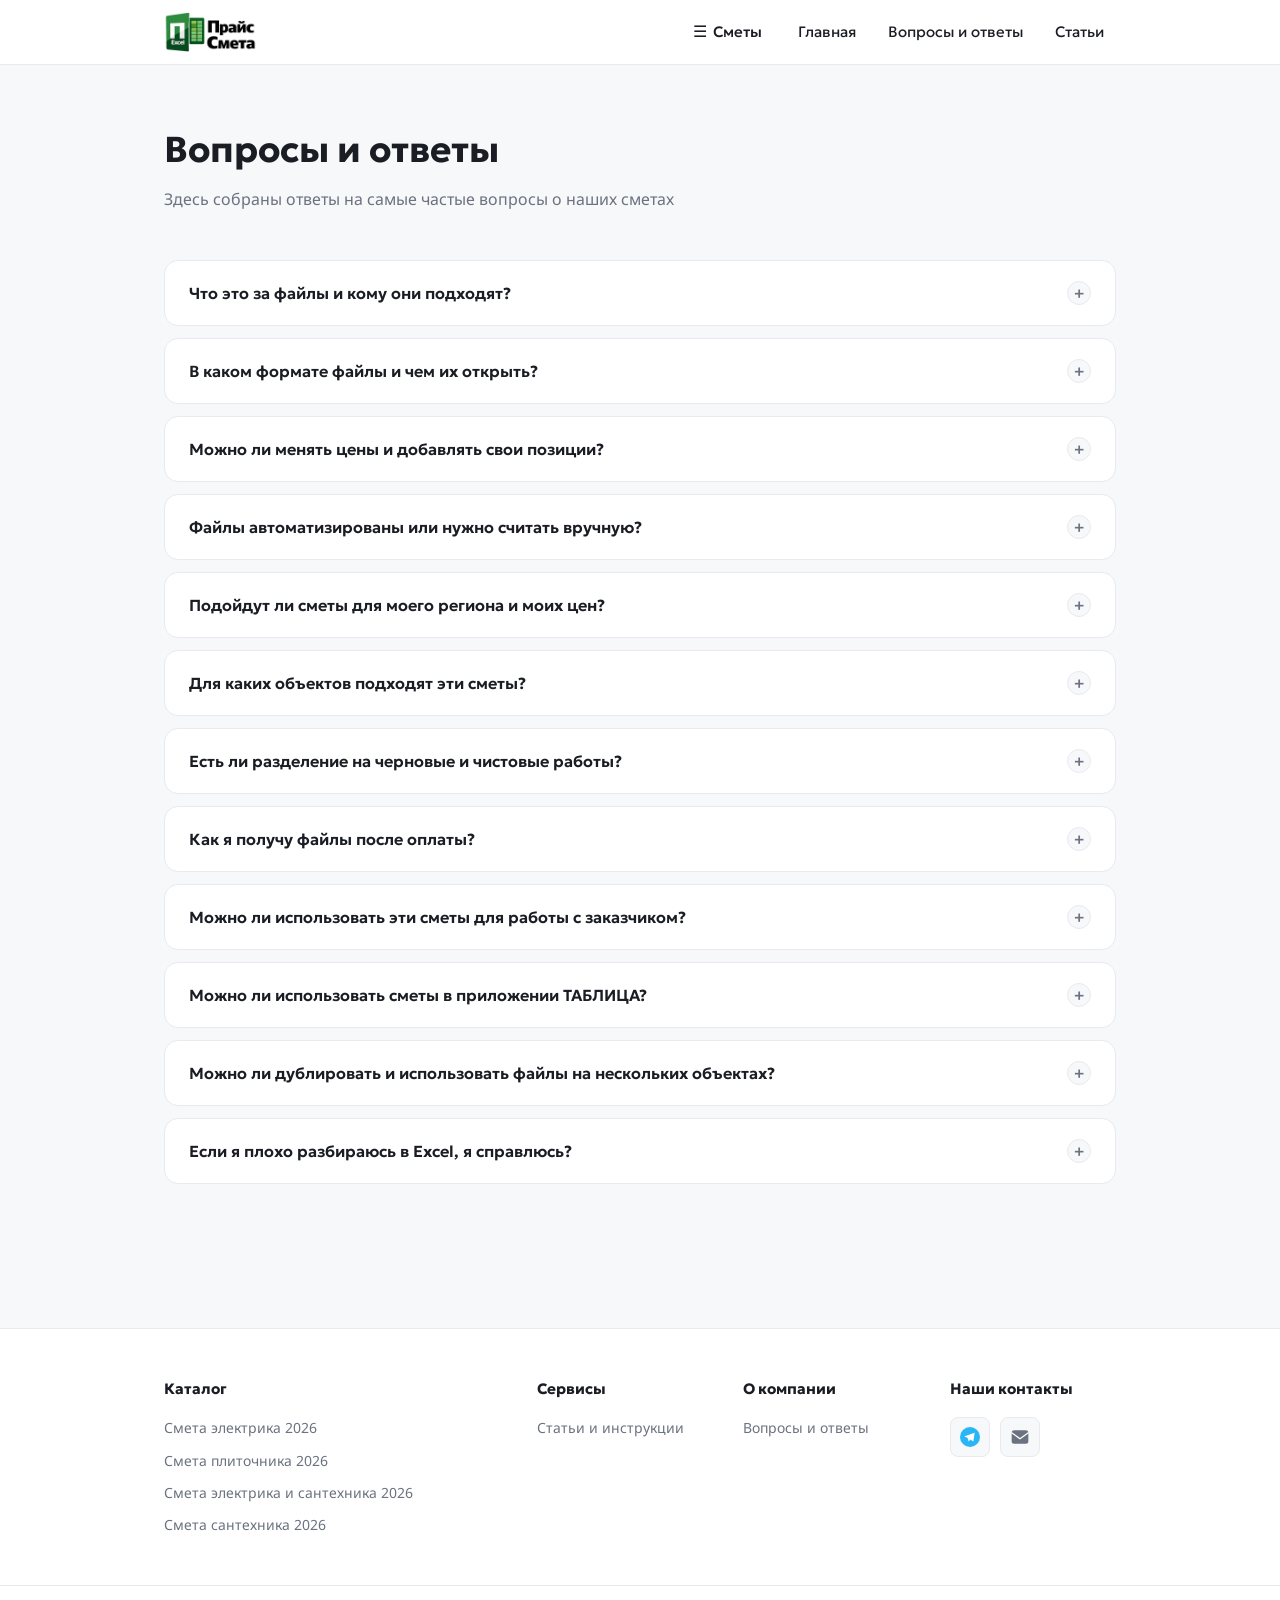
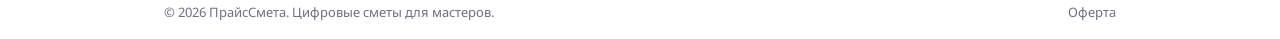
<file: faq/index.html>
<!DOCTYPE html>
<html lang="ru">
<head>
	<meta charset="UTF-8">
	<meta name="viewport" content="width=device-width, initial-scale=1.0">
	<title>Вопросы и ответы — ПрайсСмета</title>
	<meta name="description" content="Вопросы и ответы о готовых сметах и прайс-листах в Excel от ПрайсСмета. Как работают файлы, как получить доступ, можно ли редактировать.">
	<meta name="keywords" content="вопросы и ответы, смета excel, прайс лист мастера, faq, частые вопросы">
	<meta name="author" content="ПрайсСмета">
	<meta name="robots" content="index, follow">
	<!-- OG -->
	<meta property="og:title" content="Вопросы и ответы — ПрайсСмета">
	<meta property="og:description" content="Ответы на частые вопросы о готовых сметах и прайс-листах в Excel для мастеров и строительных компаний.">
	<meta property="og:type" content="website">
	<meta property="og:url" content="https://прайслистмастера.рф/faq">
	<!-- Fonts -->
	<link rel="preconnect" href="https://fonts.googleapis.com">
	<link rel="preconnect" href="https://fonts.gstatic.com" crossorigin>
	<link href="https://fonts.googleapis.com/css2?family=Geologica:wght@300;400;500;600;700;800&family=Noto+Sans:wght@400;500&display=swap" rel="stylesheet">
	<!-- Styles -->
	<link rel="stylesheet" href="/source/css/main.css">
</head>
<body>

	<!-- ===== HEADER ===== -->
	<header class="header">
		<div class="container header__inner">

			<!-- logo -->
			<a href="/" class="header__logo">
				<img src="/logo.png" alt="ПрайсСмета" width="auto" height="40">
			</a>

			<!-- nav -->
			<nav class="header__nav">
				<a href="/shop" class="header__nav-btn">
					<span class="header__nav-btn-icon">☰</span>
					Сметы
				</a>
				<a href="/" class="header__nav-link">Главная</a>
				<a href="/faq" class="header__nav-link">Вопросы и ответы</a>
				<a href="/articles" class="header__nav-link">Статьи</a>
			</nav>

		</div>
	</header>

	<!-- ===== FAQ ===== -->
	<main class="faq">
		<div class="container faq__inner">

			<h1 class="faq__title">Вопросы и ответы</h1>
			<p class="faq__sub">Здесь собраны ответы на самые частые вопросы о наших сметах</p>

			<div class="faq__list">

				<div class="faq__item">
					<button class="faq__question">
						Что это за файлы и кому они подходят?
						<span class="faq__icon">+</span>
					</button>
					<div class="faq__answer">
						<div class="faq__answer-inner">
							Это готовые сметы и прайс‑листы в формате Excel для мастеров, бригад и строительных компаний. Они подходят электрикам, сантехникам, плиточникам, отделочникам и тем, кто занимается комплексным ремонтом квартир, домов и небольших объектов.
						</div>
					</div>
				</div>

				<div class="faq__item">
					<button class="faq__question">
						В каком формате файлы и чем их открыть?
						<span class="faq__icon">+</span>
					</button>
					<div class="faq__answer">
						<div class="faq__answer-inner">
							Все сметы сделаны в формате Excel (XLSX), их можно открыть в Microsoft Excel, LibreOffice и других совместимых программах. Также файлы можно редактировать в браузере и сохранять в PDF для отправки заказчику.
						</div>
					</div>
				</div>

				<div class="faq__item">
					<button class="faq__question">
						Можно ли менять цены и добавлять свои позиции?
						<span class="faq__icon">+</span>
					</button>
					<div class="faq__answer">
						<div class="faq__answer-inner">
							Да, в файлах полностью доступны для редактирования и цены, и позиции, и названия разделов. Ты можешь подстроить смету под свой регион, прайс компании и специфику работ.
						</div>
					</div>
				</div>

				<div class="faq__item">
					<button class="faq__question">
						Файлы автоматизированы или нужно считать вручную?
						<span class="faq__icon">+</span>
					</button>
					<div class="faq__answer">
						<div class="faq__answer-inner">
							Сметы автоматизированы: во всех основных разделах уже настроены формулы. Ты просто вводишь объёмы работ (метры, штуки), а таблица сама считает стоимость по позиции, разделу и общую сумму.
						</div>
					</div>
				</div>

				<div class="faq__item">
					<button class="faq__question">
						Подойдут ли сметы для моего региона и моих цен?
						<span class="faq__icon">+</span>
					</button>
					<div class="faq__answer">
						<div class="faq__answer-inner">
							Базовые цены в файлах — ориентировочные, их можно и нужно адаптировать под свой рынок. Ты можешь за несколько минут подставить свои расценки и использовать файл как личный прайс‑лист и инструмент для расчёта смет.
						</div>
					</div>
				</div>

				<div class="faq__item">
					<button class="faq__question">
						Для каких объектов подходят эти сметы?
						<span class="faq__icon">+</span>
					</button>
					<div class="faq__answer">
						<div class="faq__answer-inner">
							Сметы подходят для ремонта квартир, частных домов, таунхаусов и небольших коммерческих помещений. Их удобно использовать и для частных заказов, и для ведения нескольких объектов одновременно.
						</div>
					</div>
				</div>

				<div class="faq__item">
					<button class="faq__question">
						Есть ли разделение на черновые и чистовые работы?
						<span class="faq__icon">+</span>
					</button>
					<div class="faq__answer">
						<div class="faq__answer-inner">
							Да, в сметах по электрике, сантехнике разделы вынесены отдельными листами. Отдельно считаются черновые работы (монтаж, штробление, прокладка) и чистовые (установка оборудования, приборов, финишные элементы).
						</div>
					</div>
				</div>

				<div class="faq__item">
					<button class="faq__question">
						Как я получу файлы после оплаты?
						<span class="faq__icon">+</span>
					</button>
					<div class="faq__answer">
						<div class="faq__answer-inner">
							После оплаты на сайте ты получишь ссылку для скачивания файлов на указанный при оформлении e‑mail и на сайте после открытия доступа. Обычно доступ предоставляется сразу, и файлы можно скачать и сохранить на свой компьютер или в облако.
						</div>
					</div>
				</div>

				<div class="faq__item">
					<button class="faq__question">
						Можно ли использовать эти сметы для работы с заказчиком?
						<span class="faq__icon">+</span>
					</button>
					<div class="faq__answer">
						<div class="faq__answer-inner">
							Да, сметы изначально сделаны так, чтобы их можно было показывать клиенту как коммерческое предложение. Ты можешь распечатать файл или сохранить его в PDF и отправить заказчику красиво оформленный расчёт стоимости работ.
						</div>
					</div>
				</div>

				<div class="faq__item">
					<button class="faq__question">
						Можно ли использовать сметы в приложении ТАБЛИЦА?
						<span class="faq__icon">+</span>
					</button>
					<div class="faq__answer">
						<div class="faq__answer-inner">
							Для всех разделов есть файл для приложения «Таблица». Это позволяет вести учёт и расчёты прямо с телефона или планшета, без ноутбука на объекте.
						</div>
					</div>
				</div>

				<div class="faq__item">
					<button class="faq__question">
						Можно ли дублировать и использовать файлы на нескольких объектах?
						<span class="faq__icon">+</span>
					</button>
					<div class="faq__answer">
						<div class="faq__answer-inner">
							Да, сметы можно копировать и использовать на любом количестве объектов. Обычно мастера делают копию файла под каждый объект и ведут по нему расчёты и историю изменений.
						</div>
					</div>
				</div>

				<div class="faq__item">
					<button class="faq__question">
						Если я плохо разбираюсь в Excel, я справлюсь?
						<span class="faq__icon">+</span>
					</button>
					<div class="faq__answer">
						<div class="faq__answer-inner">
							Файлы сделаны максимально простыми: основные поля для ввода — это объёмы работ и, при необходимости, цены. Формулы уже настроены, поэтому тебе не нужно углубляться в Excel — достаточно внести свои данные.
						</div>
					</div>
				</div>

			</div>
		</div>
	</main>

	<!-- ===== FOOTER ===== -->
	<footer class="footer">
		<div class="container footer__inner">

			<div class="footer__col">
				<h3 class="footer__col-title">Каталог</h3>
				<nav class="footer__nav">
					<a href="/shop/elektrika" class="footer__link">Смета электрика 2026</a>
					<a href="/shop/plytochnyk" class="footer__link">Смета плиточника 2026</a>
					<a href="/shop/santekhnika_elektrika" class="footer__link">Смета электрика и сантехника 2026</a>
					<a href="/shop/santekhnika" class="footer__link">Смета сантехника 2026</a>
				</nav>
			</div>

			<div class="footer__col">
				<h3 class="footer__col-title">Сервисы</h3>
				<nav class="footer__nav">
					<a href="/articles" class="footer__link">Статьи и инструкции</a>
				</nav>
			</div>

			<div class="footer__col">
				<h3 class="footer__col-title">О компании</h3>
				<nav class="footer__nav">
					<a href="/faq" class="footer__link">Вопросы и ответы</a>
				</nav>
			</div>

			<div class="footer__col">
				<h3 class="footer__col-title">Наши контакты</h3>
				<div class="footer__contacts">
					<a href="https://t.me/montag_system" target="_blank" rel="noopener" class="footer__contact-btn" aria-label="Telegram">
						<svg width="20" height="20" viewBox="0 0 24 24" fill="none">
							<circle cx="12" cy="12" r="12" fill="#29B6F6"/>
							<path d="M17.5 7L5 11.5l4 1.5 1.5 4.5 2-2.5 3.5 2.5 1.5-10z" fill="white"/>
						</svg>
					</a>
					<a href="mailto:alexei.electric@yandex.ru" class="footer__contact-btn" aria-label="Email">
						<svg width="20" height="20" viewBox="0 0 24 24" fill="none">
							<rect x="2" y="4" width="20" height="16" rx="3" fill="#6B7280"/>
							<path d="M2 7l10 7 10-7" stroke="white" stroke-width="1.5" stroke-linecap="round"/>
						</svg>
					</a>
				</div>
			</div>

		</div>

		<div class="footer__bottom">
			<div class="container footer__bottom-inner">
				<span>© 2026 ПрайсСмета. Цифровые сметы для мастеров.</span>
				<nav class="footer__bottom-nav">
					<a href="/oferta" class="footer__bottom-link">Оферта</a>
				</nav>
			</div>
		</div>

	</footer>

	<script>
		// аккордеон
		document.querySelectorAll('.faq__question').forEach(btn => {
			btn.addEventListener('click', () => {
				const item = btn.closest('.faq__item');
				const isOpen = item.classList.contains('is-open');

				// закрываем все
				document.querySelectorAll('.faq__item').forEach(i => i.classList.remove('is-open'));

				// открываем если был закрыт
				if (!isOpen) item.classList.add('is-open');
			});
		});
	</script>

</body>
</html>
</file>
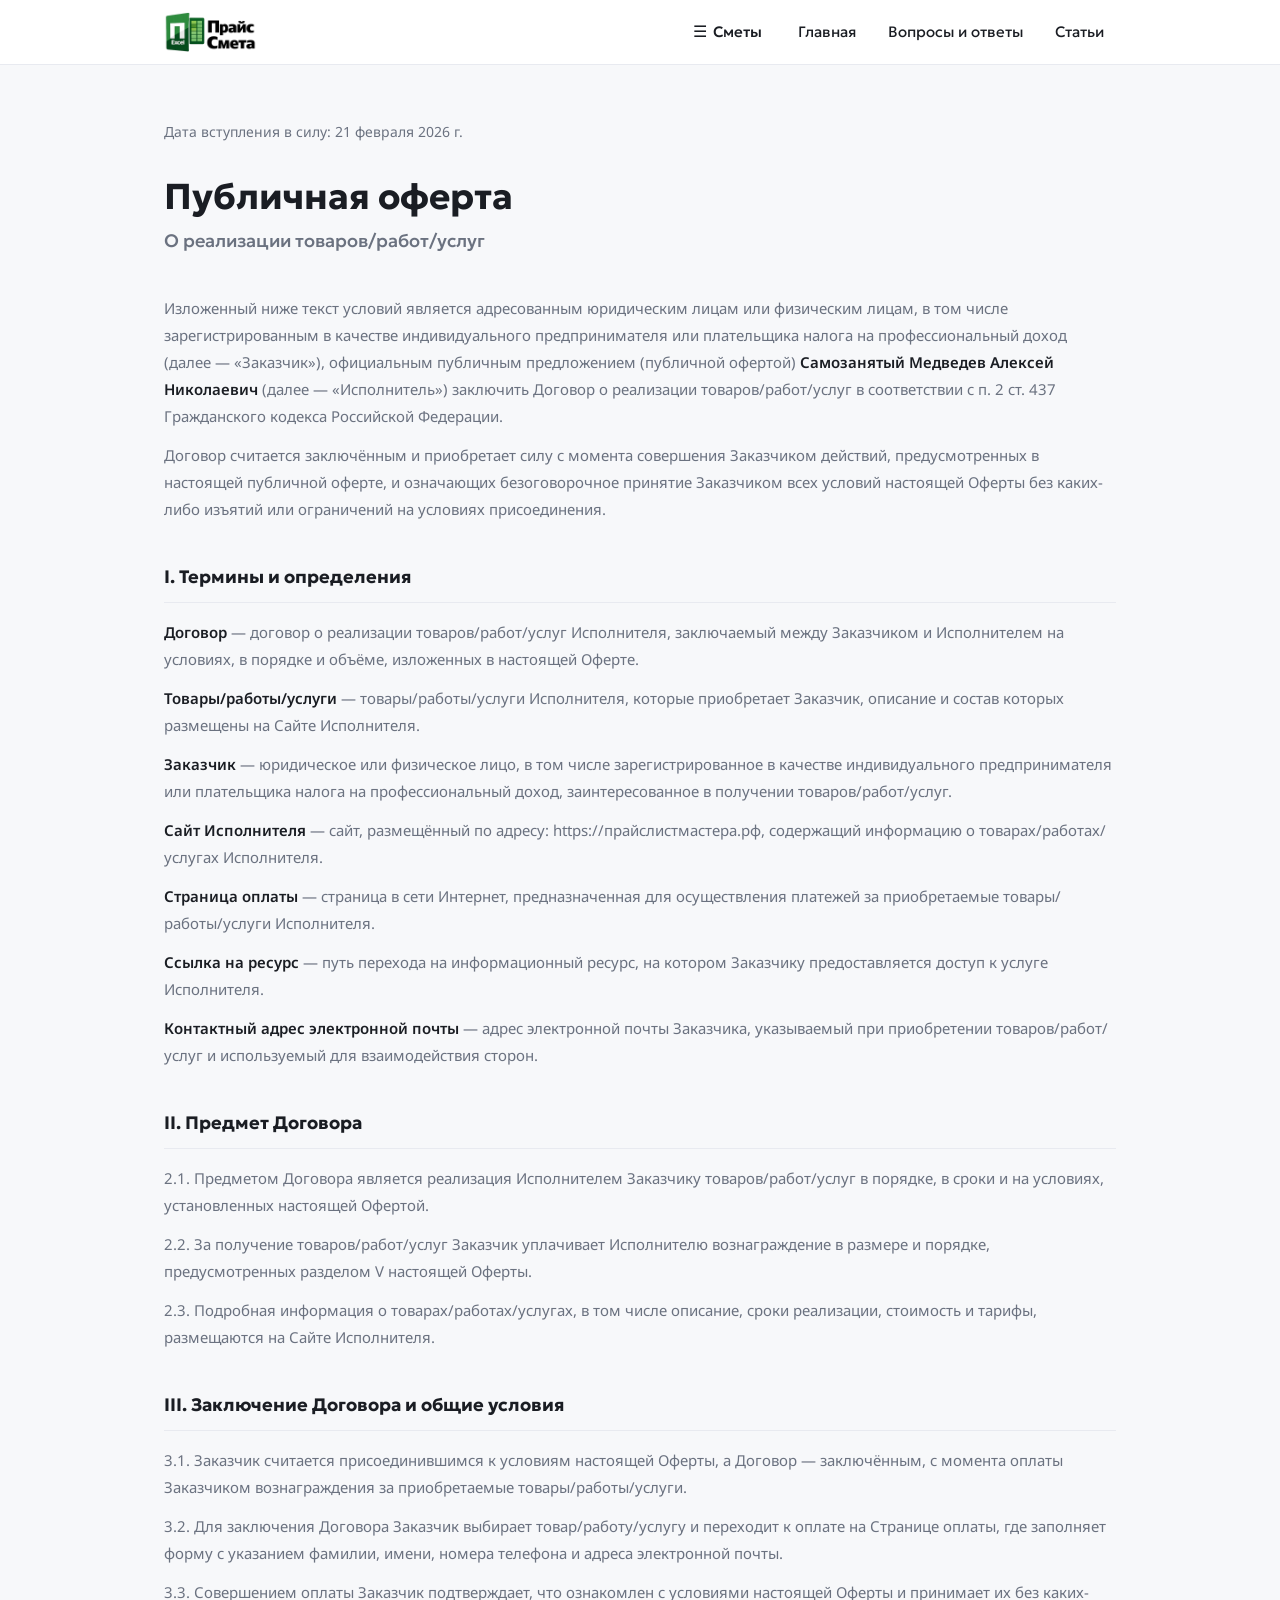
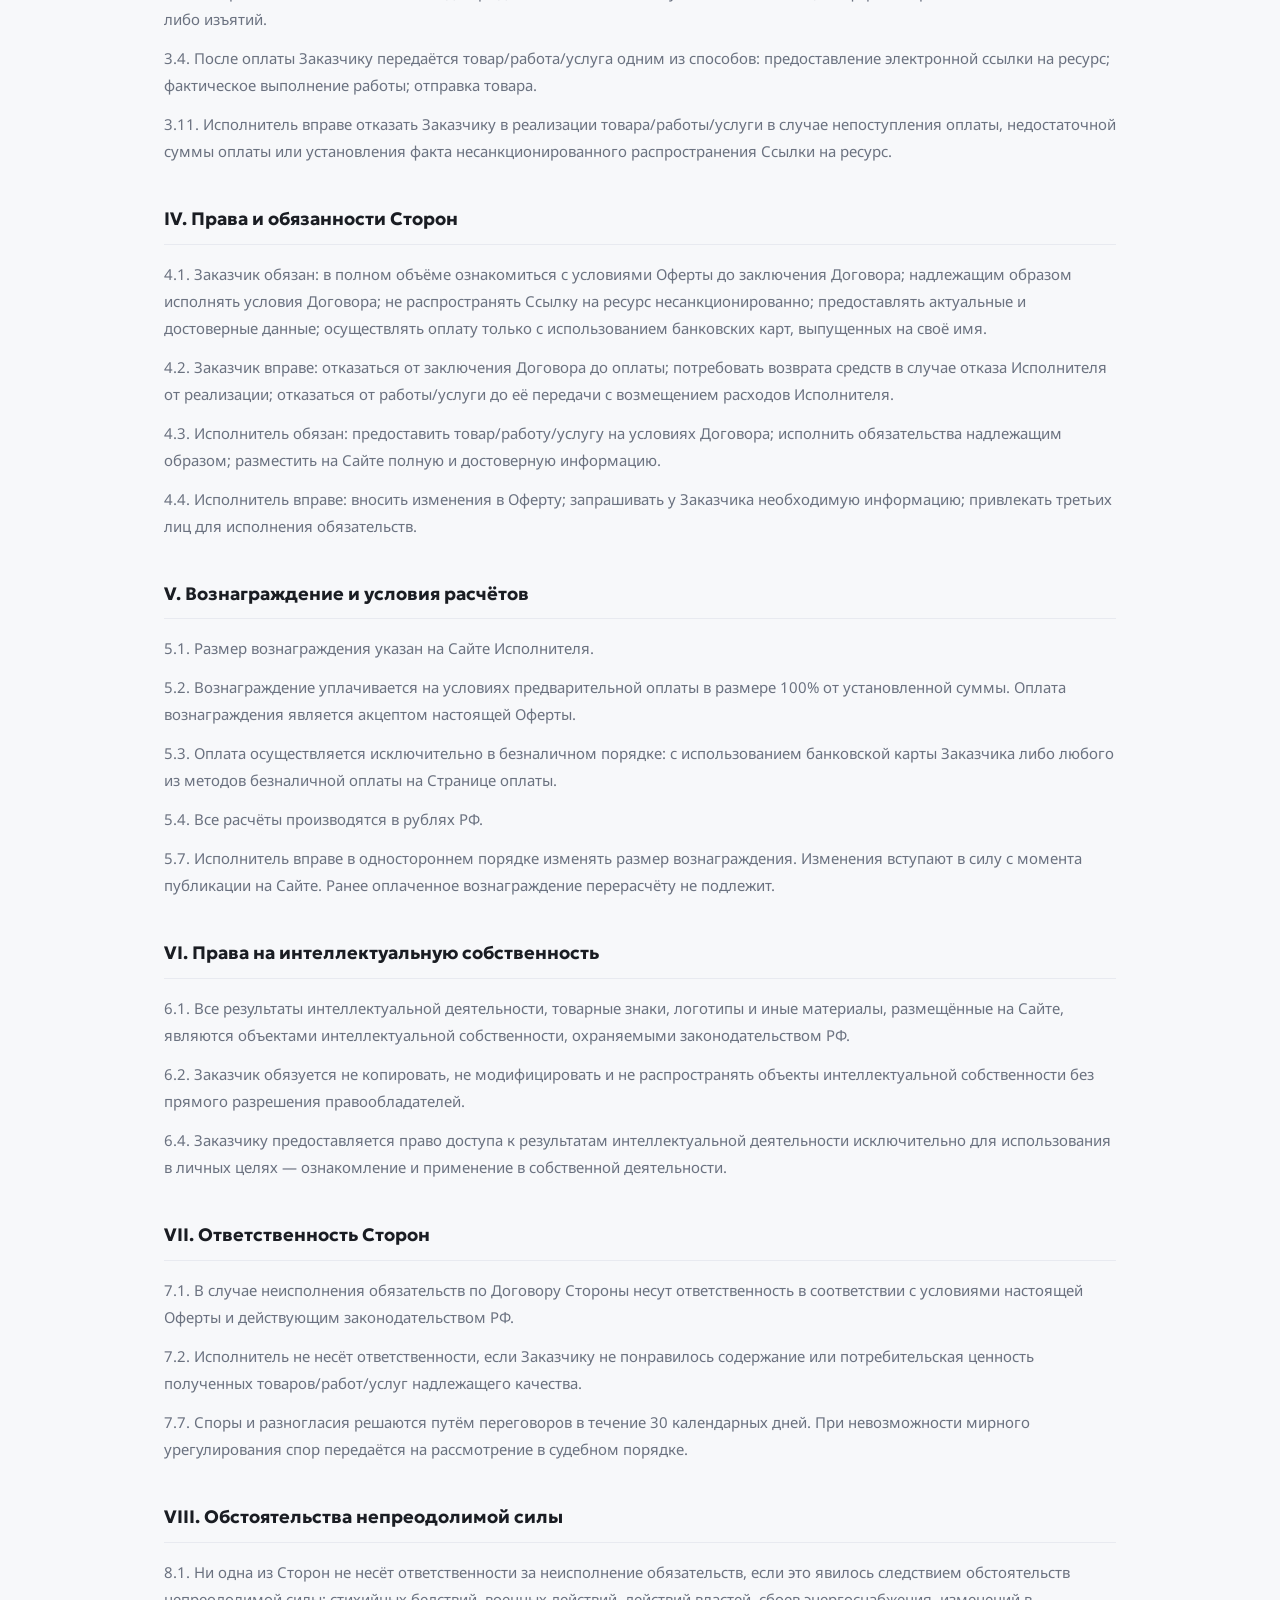
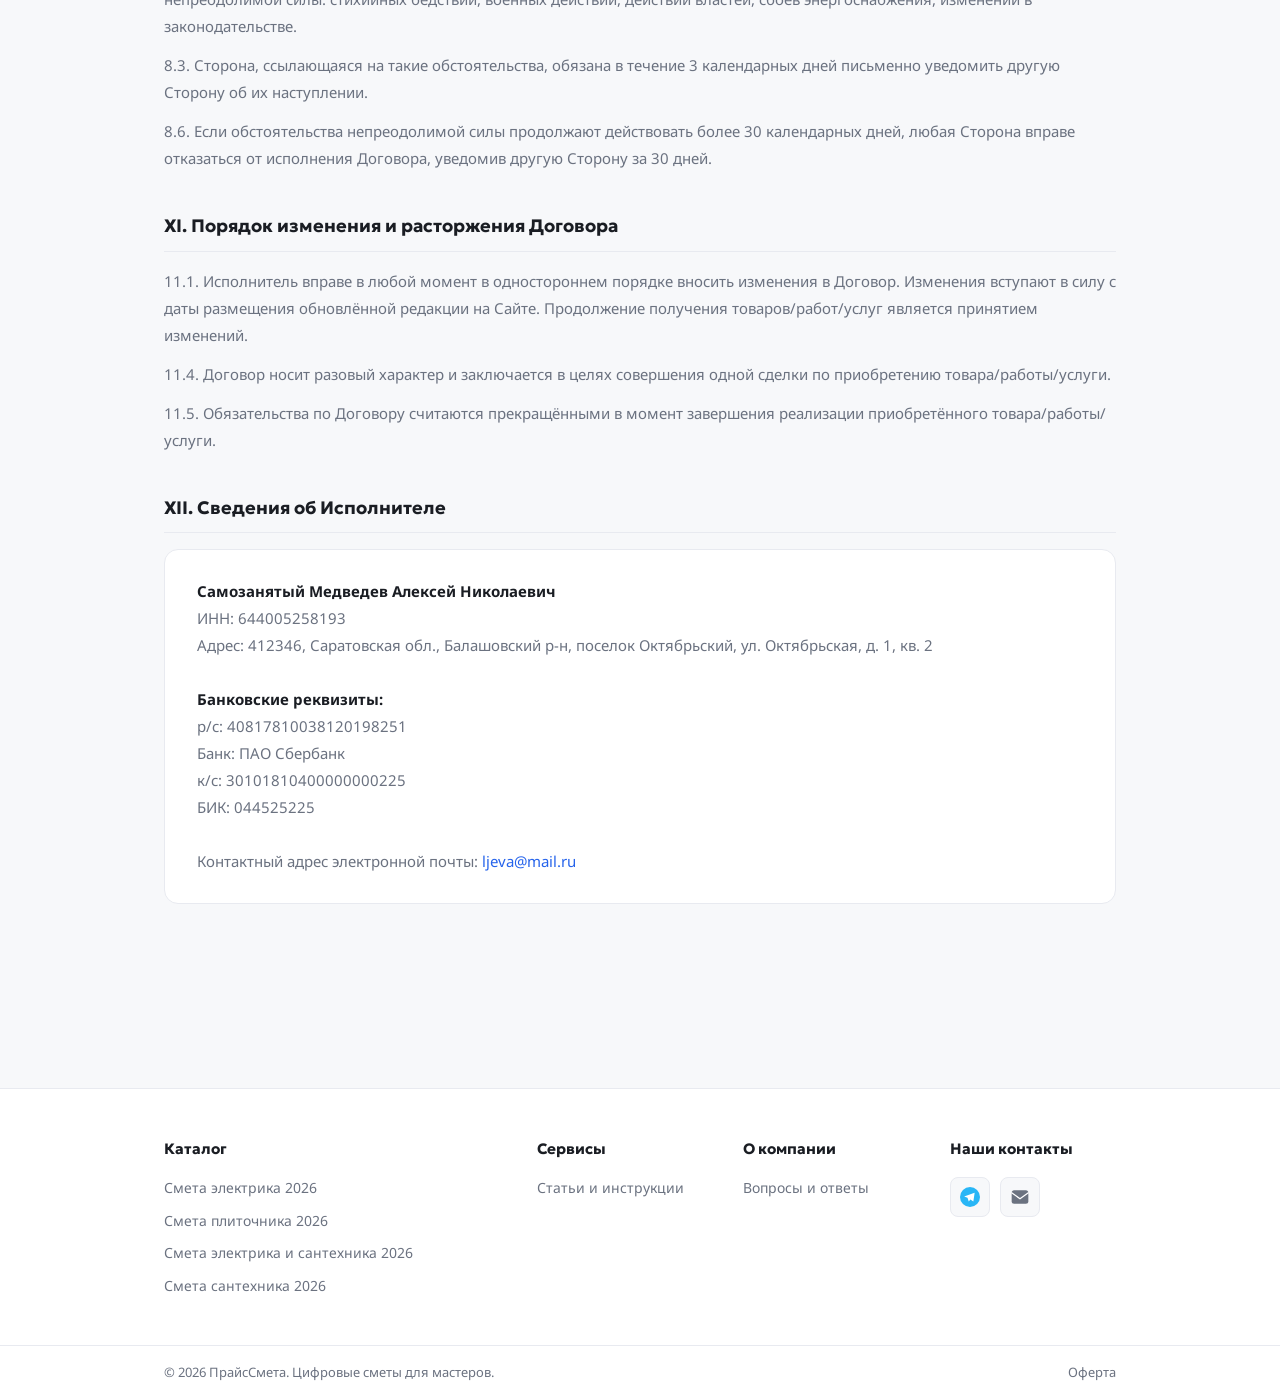
<file: oferta/index.html>
<!DOCTYPE html>
<html lang="ru">
<head>
	<meta charset="UTF-8">
	<meta name="viewport" content="width=device-width, initial-scale=1.0">
	<title>Публичная оферта — ПрайсСмета</title>
	<meta name="description" content="Публичная оферта ПрайсСмета — условия реализации товаров и услуг. Самозанятый Медведев Алексей Николаевич, ИНН 644005258193.">
	<meta name="keywords" content="публичная оферта, условия покупки, прайссмета, договор оферта">
	<meta name="author" content="ПрайсСмета">
	<meta name="robots" content="noindex, follow">
	<!-- OG -->
	<meta property="og:title" content="Публичная оферта — ПрайсСмета">
	<meta property="og:description" content="Условия реализации товаров и услуг интернет-магазина ПрайсСмета.">
	<meta property="og:type" content="website">
	<meta property="og:url" content="https://прайслистмастера.рф/oferta">
	<!-- Fonts -->
	<link rel="preconnect" href="https://fonts.googleapis.com">
	<link rel="preconnect" href="https://fonts.gstatic.com" crossorigin>
	<link href="https://fonts.googleapis.com/css2?family=Geologica:wght@300;400;500;600;700;800&family=Noto+Sans:wght@400;500&display=swap" rel="stylesheet">
	<!-- Styles -->
	<link rel="stylesheet" href="/source/css/main.css">
</head>
<body>

	<!-- ===== HEADER ===== -->
	<header class="header">
		<div class="container header__inner">

			<!-- logo -->
			<a href="/" class="header__logo">
				<img src="/logo.png" alt="ПрайсСмета" width="auto" height="40">
			</a>

			<!-- nav -->
			<nav class="header__nav">
				<a href="/shop" class="header__nav-btn">
					<span class="header__nav-btn-icon">☰</span>
					Сметы
				</a>
				<a href="/" class="header__nav-link">Главная</a>
				<a href="/faq" class="header__nav-link">Вопросы и ответы</a>
				<a href="/articles" class="header__nav-link">Статьи</a>
			</nav>

		</div>
	</header>

	<!-- ===== OFERTA ===== -->
	<main class="oferta">
		<div class="container oferta__inner">

			<p class="oferta__date">Дата вступления в силу: 21 февраля 2026 г.</p>
			<h1 class="oferta__title">Публичная оферта</h1>
			<p class="oferta__subtitle">О реализации товаров/работ/услуг</p>

			<div class="oferta__section">
				<p class="oferta__text">
					Изложенный ниже текст условий является адресованным юридическим лицам или физическим лицам, в том числе зарегистрированным в качестве индивидуального предпринимателя или плательщика налога на профессиональный доход (далее — «Заказчик»), официальным публичным предложением (публичной офертой) <strong>Самозанятый Медведев Алексей Николаевич</strong> (далее — «Исполнитель») заключить Договор о реализации товаров/работ/услуг в соответствии с п. 2 ст. 437 Гражданского кодекса Российской Федерации.
				</p>
				<p class="oferta__text">
					Договор считается заключённым и приобретает силу с момента совершения Заказчиком действий, предусмотренных в настоящей публичной оферте, и означающих безоговорочное принятие Заказчиком всех условий настоящей Оферты без каких-либо изъятий или ограничений на условиях присоединения.
				</p>
			</div>

			<div class="oferta__section">
				<h2 class="oferta__section-title">I. Термины и определения</h2>
				<p class="oferta__text"><strong>Договор</strong> — договор о реализации товаров/работ/услуг Исполнителя, заключаемый между Заказчиком и Исполнителем на условиях, в порядке и объёме, изложенных в настоящей Оферте.</p>
				<p class="oferta__text"><strong>Товары/работы/услуги</strong> — товары/работы/услуги Исполнителя, которые приобретает Заказчик, описание и состав которых размещены на Сайте Исполнителя.</p>
				<p class="oferta__text"><strong>Заказчик</strong> — юридическое или физическое лицо, в том числе зарегистрированное в качестве индивидуального предпринимателя или плательщика налога на профессиональный доход, заинтересованное в получении товаров/работ/услуг.</p>
				<p class="oferta__text"><strong>Сайт Исполнителя</strong> — сайт, размещённый по адресу: https://прайслистмастера.рф, содержащий информацию о товарах/работах/услугах Исполнителя.</p>
				<p class="oferta__text"><strong>Страница оплаты</strong> — страница в сети Интернет, предназначенная для осуществления платежей за приобретаемые товары/работы/услуги Исполнителя.</p>
				<p class="oferta__text"><strong>Ссылка на ресурс</strong> — путь перехода на информационный ресурс, на котором Заказчику предоставляется доступ к услуге Исполнителя.</p>
				<p class="oferta__text"><strong>Контактный адрес электронной почты</strong> — адрес электронной почты Заказчика, указываемый при приобретении товаров/работ/услуг и используемый для взаимодействия сторон.</p>
			</div>

			<div class="oferta__section">
				<h2 class="oferta__section-title">II. Предмет Договора</h2>
				<p class="oferta__text">2.1. Предметом Договора является реализация Исполнителем Заказчику товаров/работ/услуг в порядке, в сроки и на условиях, установленных настоящей Офертой.</p>
				<p class="oferta__text">2.2. За получение товаров/работ/услуг Заказчик уплачивает Исполнителю вознаграждение в размере и порядке, предусмотренных разделом V настоящей Оферты.</p>
				<p class="oferta__text">2.3. Подробная информация о товарах/работах/услугах, в том числе описание, сроки реализации, стоимость и тарифы, размещаются на Сайте Исполнителя.</p>
			</div>

			<div class="oferta__section">
				<h2 class="oferta__section-title">III. Заключение Договора и общие условия</h2>
				<p class="oferta__text">3.1. Заказчик считается присоединившимся к условиям настоящей Оферты, а Договор — заключённым, с момента оплаты Заказчиком вознаграждения за приобретаемые товары/работы/услуги.</p>
				<p class="oferta__text">3.2. Для заключения Договора Заказчик выбирает товар/работу/услугу и переходит к оплате на Странице оплаты, где заполняет форму с указанием фамилии, имени, номера телефона и адреса электронной почты.</p>
				<p class="oferta__text">3.3. Совершением оплаты Заказчик подтверждает, что ознакомлен с условиями настоящей Оферты и принимает их без каких-либо изъятий.</p>
				<p class="oferta__text">3.4. После оплаты Заказчику передаётся товар/работа/услуга одним из способов: предоставление электронной ссылки на ресурс; фактическое выполнение работы; отправка товара.</p>
				<p class="oferta__text">3.11. Исполнитель вправе отказать Заказчику в реализации товара/работы/услуги в случае непоступления оплаты, недостаточной суммы оплаты или установления факта несанкционированного распространения Ссылки на ресурс.</p>
			</div>

			<div class="oferta__section">
				<h2 class="oferta__section-title">IV. Права и обязанности Сторон</h2>
				<p class="oferta__text">4.1. Заказчик обязан: в полном объёме ознакомиться с условиями Оферты до заключения Договора; надлежащим образом исполнять условия Договора; не распространять Ссылку на ресурс несанкционированно; предоставлять актуальные и достоверные данные; осуществлять оплату только с использованием банковских карт, выпущенных на своё имя.</p>
				<p class="oferta__text">4.2. Заказчик вправе: отказаться от заключения Договора до оплаты; потребовать возврата средств в случае отказа Исполнителя от реализации; отказаться от работы/услуги до её передачи с возмещением расходов Исполнителя.</p>
				<p class="oferta__text">4.3. Исполнитель обязан: предоставить товар/работу/услугу на условиях Договора; исполнить обязательства надлежащим образом; разместить на Сайте полную и достоверную информацию.</p>
				<p class="oferta__text">4.4. Исполнитель вправе: вносить изменения в Оферту; запрашивать у Заказчика необходимую информацию; привлекать третьих лиц для исполнения обязательств.</p>
			</div>

			<div class="oferta__section">
				<h2 class="oferta__section-title">V. Вознаграждение и условия расчётов</h2>
				<p class="oferta__text">5.1. Размер вознаграждения указан на Сайте Исполнителя.</p>
				<p class="oferta__text">5.2. Вознаграждение уплачивается на условиях предварительной оплаты в размере 100% от установленной суммы. Оплата вознаграждения является акцептом настоящей Оферты.</p>
				<p class="oferta__text">5.3. Оплата осуществляется исключительно в безналичном порядке: с использованием банковской карты Заказчика либо любого из методов безналичной оплаты на Странице оплаты.</p>
				<p class="oferta__text">5.4. Все расчёты производятся в рублях РФ.</p>
				<p class="oferta__text">5.7. Исполнитель вправе в одностороннем порядке изменять размер вознаграждения. Изменения вступают в силу с момента публикации на Сайте. Ранее оплаченное вознаграждение перерасчёту не подлежит.</p>
			</div>

			<div class="oferta__section">
				<h2 class="oferta__section-title">VI. Права на интеллектуальную собственность</h2>
				<p class="oferta__text">6.1. Все результаты интеллектуальной деятельности, товарные знаки, логотипы и иные материалы, размещённые на Сайте, являются объектами интеллектуальной собственности, охраняемыми законодательством РФ.</p>
				<p class="oferta__text">6.2. Заказчик обязуется не копировать, не модифицировать и не распространять объекты интеллектуальной собственности без прямого разрешения правообладателей.</p>
				<p class="oferta__text">6.4. Заказчику предоставляется право доступа к результатам интеллектуальной деятельности исключительно для использования в личных целях — ознакомление и применение в собственной деятельности.</p>
			</div>

			<div class="oferta__section">
				<h2 class="oferta__section-title">VII. Ответственность Сторон</h2>
				<p class="oferta__text">7.1. В случае неисполнения обязательств по Договору Стороны несут ответственность в соответствии с условиями настоящей Оферты и действующим законодательством РФ.</p>
				<p class="oferta__text">7.2. Исполнитель не несёт ответственности, если Заказчику не понравилось содержание или потребительская ценность полученных товаров/работ/услуг надлежащего качества.</p>
				<p class="oferta__text">7.7. Споры и разногласия решаются путём переговоров в течение 30 календарных дней. При невозможности мирного урегулирования спор передаётся на рассмотрение в судебном порядке.</p>
			</div>

			<div class="oferta__section">
				<h2 class="oferta__section-title">VIII. Обстоятельства непреодолимой силы</h2>
				<p class="oferta__text">8.1. Ни одна из Сторон не несёт ответственности за неисполнение обязательств, если это явилось следствием обстоятельств непреодолимой силы: стихийных бедствий, военных действий, действий властей, сбоев энергоснабжения, изменений в законодательстве.</p>
				<p class="oferta__text">8.3. Сторона, ссылающаяся на такие обстоятельства, обязана в течение 3 календарных дней письменно уведомить другую Сторону об их наступлении.</p>
				<p class="oferta__text">8.6. Если обстоятельства непреодолимой силы продолжают действовать более 30 календарных дней, любая Сторона вправе отказаться от исполнения Договора, уведомив другую Сторону за 30 дней.</p>
			</div>

			<div class="oferta__section">
				<h2 class="oferta__section-title">XI. Порядок изменения и расторжения Договора</h2>
				<p class="oferta__text">11.1. Исполнитель вправе в любой момент в одностороннем порядке вносить изменения в Договор. Изменения вступают в силу с даты размещения обновлённой редакции на Сайте. Продолжение получения товаров/работ/услуг является принятием изменений.</p>
				<p class="oferta__text">11.4. Договор носит разовый характер и заключается в целях совершения одной сделки по приобретению товара/работы/услуги.</p>
				<p class="oferta__text">11.5. Обязательства по Договору считаются прекращёнными в момент завершения реализации приобретённого товара/работы/услуги.</p>
			</div>

			<div class="oferta__section">
				<h2 class="oferta__section-title">XII. Сведения об Исполнителе</h2>
				<div class="oferta__requisites">
					<p><strong>Самозанятый Медведев Алексей Николаевич</strong></p>
					<p>ИНН: 644005258193</p>
					<p>Адрес: 412346, Саратовская обл., Балашовский р-н, поселок Октябрьский, ул. Октябрьская, д. 1, кв. 2</p>
					<p>&nbsp;</p>
					<p><strong>Банковские реквизиты:</strong></p>
					<p>р/с: 40817810038120198251</p>
					<p>Банк: ПАО Сбербанк</p>
					<p>к/с: 30101810400000000225</p>
					<p>БИК: 044525225</p>
					<p>&nbsp;</p>
					<p>Контактный адрес электронной почты: <a href="mailto:ljeva@mail.ru" style="color: var(--color-accent);">ljeva@mail.ru</a></p>
				</div>
			</div>

		</div>
	</main>

	<!-- ===== FOOTER ===== -->
	<footer class="footer">
		<div class="container footer__inner">

			<div class="footer__col">
				<h3 class="footer__col-title">Каталог</h3>
				<nav class="footer__nav">
					<a href="/shop/elektrika" class="footer__link">Смета электрика 2026</a>
					<a href="/shop/plytochnyk" class="footer__link">Смета плиточника 2026</a>
					<a href="/shop/santekhnika_elektrika" class="footer__link">Смета электрика и сантехника 2026</a>
					<a href="/shop/santekhnika" class="footer__link">Смета сантехника 2026</a>
				</nav>
			</div>

			<div class="footer__col">
				<h3 class="footer__col-title">Сервисы</h3>
				<nav class="footer__nav">
					<a href="/articles" class="footer__link">Статьи и инструкции</a>
				</nav>
			</div>

			<div class="footer__col">
				<h3 class="footer__col-title">О компании</h3>
				<nav class="footer__nav">
					<a href="/faq" class="footer__link">Вопросы и ответы</a>
				</nav>
			</div>

			<div class="footer__col">
				<h3 class="footer__col-title">Наши контакты</h3>
				<div class="footer__contacts">
					<a href="https://t.me/montag_system" target="_blank" rel="noopener" class="footer__contact-btn" aria-label="Telegram">
						<svg width="20" height="20" viewBox="0 0 24 24" fill="none">
							<circle cx="12" cy="12" r="12" fill="#29B6F6"/>
							<path d="M17.5 7L5 11.5l4 1.5 1.5 4.5 2-2.5 3.5 2.5 1.5-10z" fill="white"/>
						</svg>
					</a>
					<a href="mailto:alexei.electric@yandex.ru" class="footer__contact-btn" aria-label="Email">
						<svg width="20" height="20" viewBox="0 0 24 24" fill="none">
							<rect x="2" y="4" width="20" height="16" rx="3" fill="#6B7280"/>
							<path d="M2 7l10 7 10-7" stroke="white" stroke-width="1.5" stroke-linecap="round"/>
						</svg>
					</a>
				</div>
			</div>

		</div>

		<div class="footer__bottom">
			<div class="container footer__bottom-inner">
				<span>© 2026 ПрайсСмета. Цифровые сметы для мастеров.</span>
				<nav class="footer__bottom-nav">
					<a href="/oferta" class="footer__bottom-link">Оферта</a>
				</nav>
			</div>
		</div>

	</footer>

</body>
</html>
</file>
<file: source/css/main.css>
/* — reset & base — */
*, *::before, *::after {
	box-sizing: border-box;
	margin: 0;
	padding: 0;
}

/* — css variables — */
:root {
	--color-bg:        #F7F8FA;
	--color-surface:   #FFFFFF;
	--color-border:    #E8EAF0;
	--color-text:      #1A1D23;
	--color-muted:     #6B7280;
	--color-accent:    #2563EB;
	--color-accent-h:  #1D4ED8;
	--color-sale:      #EF4444;
	--color-old-price: #9CA3AF;

	--font-head: 'Geologica', sans-serif;
	--font-body: 'Noto Sans', sans-serif;

	--radius-sm: 8px;
	--radius-md: 14px;
	--radius-lg: 20px;

	--shadow-card: 0 2px 12px rgba(0,0,0,.07);
	--shadow-hover: 0 8px 28px rgba(0,0,0,.12);

	--container: 1000px;
}

html {
	scroll-behavior: smooth;
}

body {
	font-family: var(--font-body);
	background: var(--color-bg);
	color: var(--color-text);
	font-size: 16px;
	line-height: 1.6;
	-webkit-font-smoothing: antialiased;
}

a {
	color: inherit;
	text-decoration: none;
}

img {
	max-width: 100%;
	display: block;
}

/* — utility — */
.container {
	max-width: var(--container);
	margin: 0 auto;
	padding: 0 24px;
}

/* ===== HEADER ===== */
.header {
	background: var(--color-surface);
	border-bottom: 1px solid var(--color-border);
	position: sticky;
	top: 0;
	z-index: 100;
}

.header__inner {
	display: flex;
	align-items: center;
	justify-content: space-between;
	gap: 32px;
	height: 64px;
}

/* logo */
.header__logo img {
	display: block;
}

/* nav */
.header__nav {
	display: flex;
	align-items: center;
	gap: 8px;
}

button.header__nav-link {
    background: none;
    border: none;
    cursor: pointer;
    font-family: var(--font-head);
    font-size: 15px;
    font-weight: 400;
}

/* кнопка "Сметы" */
.header__nav-btn {
	display: inline-flex;
	align-items: center;
	gap: 6px;
	background: transparent;
	color: var(--color-text);
	font-family: var(--font-head);
	font-size: 15px;
	font-weight: 500;
	padding: 8px 16px;
	border-radius: var(--radius-sm);
	transition: background .2s, color .2s;
	white-space: nowrap;
}

.header__nav-btn:hover {
	background: rgba(37,99,235,.06);
	color: var(--color-accent);
}

.header__nav-btn-icon {
	font-size: 16px;
	line-height: 1;
	margin-bottom: 3px;
}

/* обычные ссылки */
.header__nav-link {
	font-family: var(--font-head);
	font-size: 15px;
	font-weight: 400;
	color: var(--color-text);
	padding: 8px 12px;
	border-radius: var(--radius-sm);
	transition: color .2s, background .2s;
	white-space: nowrap;
}

.header__nav-link:hover {
	color: var(--color-accent);
	background: rgba(37,99,235,.06);
}

/* активная ссылка */
.header__nav-link.is-active {
	color: var(--color-accent);
	background: rgba(37,99,235,.06);
	font-weight: 600;
}

/* активная кнопка "Сметы" */
.header__nav-btn.is-active {
	background: var(--color-text);
	color: #fff;
}

.header__nav-btn.is-active:hover {
	background: var(--color-accent);
	color: #fff;
}

/* короткая версия текста — скрыта на десктопе */
.header__nav-link-short { display: none; }
.header__nav-link-full  { display: inline; }

/* иконка аккаунта — скрыта на десктопе, показываем только на мобиле */
.header__nav-icon { display: none; }

/* текст кнопки аккаунта — виден на десктопе */
.header__nav-label { display: inline; }

/* — адаптив хедера — */
@media (max-width: 768px) {
	.header__logo { display: block; }
	.header__nav  { display: none; }
	.header__burger { display: flex; }

	.header__inner {
		justify-content: space-between;
		height: 64px;
	}
}


/* ===== HERO ===== */
.hero {
	padding: 32px 0 48px;
}

/* карточка-контейнер с картинкой */
.hero__card {
	position: relative;
	border-radius: var(--radius-lg);
	overflow: hidden;
	height: 480px;
	display: flex;
	align-items: center;
}

/* фоновое изображение */
.hero__bg {
	position: absolute;
	inset: 0;
	width: 100%;
	height: 100%;
	object-fit: cover;
	object-position: center;
}

/* затемняющий оверлей */
.hero__overlay {
	position: absolute;
	inset: 0;
	background: linear-gradient(
105deg,
rgba(10, 15, 30, .72) 0%,
rgba(10, 15, 30, .45) 55%,
rgba(10, 15, 30, .15) 100%
	);
}

/* текстовый блок */
.hero__content {
	position: relative;
	z-index: 1;
	padding: 56px 56px;
	max-width: 620px;
}

.hero__title {
	font-family: var(--font-head);
	font-size: clamp(28px, 3.5vw, 48px);
	font-weight: 700;
	line-height: 1.15;
	color: #fff;
	margin-bottom: 16px;
}

.hero__sub {
	font-size: 17px;
	color: rgba(255,255,255,.82);
	line-height: 1.6;
	margin-bottom: 32px;
}

/* кнопка */
.hero__btn {
	display: inline-block;
	background: var(--color-surface);
	color: var(--color-text);
	font-family: var(--font-head);
	font-size: 16px;
	font-weight: 600;
	padding: 14px 32px;
	border-radius: var(--radius-sm);
	transition: background .2s, transform .15s;
}

.hero__btn:hover {
	background: #eef2ff;
	transform: translateY(-1px);
}


/* ===== PRODUCTS ===== */
.products {
	padding: 64px 0;
}

/* заголовок секции */
.products__head {
	text-align: center;
	margin-bottom: 48px;
}

.products__title {
	font-family: var(--font-head);
	font-size: clamp(24px, 3vw, 36px);
	font-weight: 700;
	margin-bottom: 8px;
}

.products__sub {
	color: var(--color-muted);
	font-size: 16px;
}

/* список — вертикальный стек */
.products__list {
	display: flex;
	flex-direction: column;
	gap: 20px;
}

/* карточка — горизонтальная */
.product-card {
	display: grid;
	grid-template-columns: 280px 1fr;
	background: var(--color-surface);
	border-radius: var(--radius-md);
	box-shadow: var(--shadow-card);
	overflow: hidden;
	transition: box-shadow .2s, transform .2s;
}

.product-card:hover {
	box-shadow: var(--shadow-hover);
	transform: translateY(-2px);
}

/* картинка */
.product-card__img-wrap {
	display: block;
	overflow: hidden;
	flex-shrink: 0;
}

.product-card__img {
	width: 100%;
	height: 100%;
	object-fit: cover;
	transition: transform .35s;
}

.product-card:hover .product-card__img {
	transform: scale(1.04);
}

/* текстовая часть */
.product-card__body {
	padding: 28px 32px;
	display: flex;
	flex-direction: column;
	gap: 12px;
}

.product-card__name {
	font-family: var(--font-head);
	font-size: 18px;
	font-weight: 600;
	line-height: 1.3;
}

.product-card__desc {
	color: var(--color-muted);
	font-size: 15px;
	line-height: 1.6;
}

/* цены */
.product-card__price-row {
	display: flex;
	align-items: baseline;
	gap: 10px;
	margin-top: auto;
}

.product-card__price {
	font-family: var(--font-head);
	font-size: 22px;
	font-weight: 700;
}

.product-card__old-price {
	font-size: 15px;
	color: var(--color-old-price);
	text-decoration: line-through;
}

/* кнопка */
.product-card__btn {
	display: inline-block;
	align-self: flex-start;
	background: var(--color-accent);
	color: #fff;
	font-family: var(--font-head);
	font-size: 14px;
	font-weight: 600;
	letter-spacing: .03em;
	text-transform: uppercase;
	padding: 10px 24px;
	border-radius: var(--radius-sm);
	transition: background .2s, transform .15s;
}

.product-card__btn:hover {
	background: var(--color-accent-h);
	transform: translateY(-1px);
}

.products__footer {
    text-align: center;
    margin-top: 40px;
}

.products__all-btn {
    display: inline-block;
    font-family: var(--font-head);
    font-size: 15px;
    font-weight: 500;
    color: var(--color-text);
    border: 1px solid var(--color-border);
    padding: 12px 32px;
    border-radius: var(--radius-sm);
    background: var(--color-surface);
    transition: border-color .2s, color .2s;
}

.products__all-btn:hover {
    border-color: var(--color-accent);
    color: var(--color-accent);
}

/* — адаптив карточек — */
@media (max-width: 768px) {
	.product-card {
grid-template-columns: 1fr;
	}

	.product-card__img-wrap {
height: 220px;
	}

	.product-card__body {
padding: 20px;
	}

	.product-card__name {
font-size: 16px;
	}
}

/* ===== ABOUT ===== */
.about {
	padding: 56px 0;
	background: var(--color-surface);
	border-top: 1px solid var(--color-border);
	border-bottom: 1px solid var(--color-border);
}

.about__inner {
	display: grid;
	grid-template-columns: 1fr 1fr;
	gap: 48px;
	align-items: start;
}

.about__text {
	font-size: 16px;
	line-height: 1.8;
	color: var(--color-muted);
}

/* список преимуществ */
.about__list {
	list-style: none;
	display: flex;
	flex-direction: column;
	gap: 16px;
}

.about__item {
	display: flex;
	align-items: flex-start;
	gap: 12px;
	font-size: 15px;
	font-family: var(--font-head);
	font-weight: 500;
	color: var(--color-text);
	line-height: 1.5;
}

.about__item::before {
	content: '✓';
	flex-shrink: 0;
	color: var(--color-accent);
	font-weight: 700;
	font-size: 16px;
	margin-top: 1px;
}

/* адаптив */
@media (max-width: 768px) {
	.about__inner {
grid-template-columns: 1fr;
gap: 32px;
text-align: center;
	}

	.about__item {
justify-content: center;
	}
}

/* ===== SUPPORT ===== */
.support {
	padding: 48px 0;
}

.support__inner {
	display: flex;
	align-items: center;
	justify-content: space-between;
	gap: 32px;
	background: var(--color-surface);
	border: 1px solid var(--color-border);
	border-radius: var(--radius-lg);
	padding: 40px 48px;
}

.support__content {
	display: flex;
	flex-direction: column;
	gap: 12px;
}

.support__title {
	font-family: var(--font-head);
	font-size: clamp(20px, 2.5vw, 28px);
	font-weight: 700;
}

.support__text {
	color: var(--color-muted);
	font-size: 15px;
	max-width: 480px;
}

/* ссылка телеграм */
.support__tg {
	display: inline-flex;
	align-items: center;
	gap: 8px;
	font-family: var(--font-head);
	font-size: 15px;
	font-weight: 600;
	color: var(--color-text);
	background: var(--color-bg);
	border: 1px solid var(--color-border);
	padding: 10px 20px;
	border-radius: var(--radius-sm);
	margin-top: 4px;
	align-self: flex-start;
	transition: border-color .2s, color .2s;
}

.support__tg:hover {
	border-color: #29B6F6;
	color: #29B6F6;
}

.support__img-wrap {
	flex-shrink: 0;
}

/* адаптив */
@media (max-width: 768px) {
	.support__inner {
flex-direction: column;
text-align: center;
padding: 28px 24px;
	}

	.support__tg {
justify-content: center;
	}

	.support__img-wrap {
display: none;
	}
}

/* ===== ARTICLES ===== */
.articles {
	padding: 64px 0;
}

.articles__head {
	text-align: center;
	margin-bottom: 40px;
}

.articles__title {
	font-family: var(--font-head);
	font-size: clamp(24px, 3vw, 36px);
	font-weight: 700;
	margin-bottom: 8px;
}

.articles__sub {
	color: var(--color-muted);
	font-size: 16px;
}

/* обёртка — позиция для стрелок */
.articles__slider-wrap {
	position: relative;
}

/* стрелки — только десктоп */
.articles__arrow {
	display: none;
	position: absolute;
	top: 40%;
	transform: translateY(-50%);
	z-index: 2;
	background: var(--color-surface);
	border: 1px solid var(--color-border);
	border-radius: 50%;
	width: 44px;
	height: 44px;
	font-size: 18px;
	cursor: pointer;
	color: var(--color-text);
	transition: border-color .2s, color .2s;
}

.articles__arrow:hover {
	border-color: var(--color-accent);
	color: var(--color-accent);
}

.articles__arrow--prev { left: -22px; }
.articles__arrow--next { right: -22px; }

@media (min-width: 769px) {
	.articles__arrow {
display: flex;
align-items: center;
justify-content: center;
	}
}

/* трек — flex везде */
.articles__track {
	display: flex;
	overflow-x: auto;
	scroll-snap-type: x mandatory;
	gap: 24px;
	scrollbar-width: none;
}

.articles__track::-webkit-scrollbar {
	display: none;
}

/* карточка */
.article-card {
	flex: 0 0 calc((100% - 48px) / 3);
	scroll-snap-align: start;
	background: var(--color-surface);
	border-radius: var(--radius-md);
	overflow: hidden;
	box-shadow: var(--shadow-card);
	transition: box-shadow .2s;
}

.article-card:hover {
	box-shadow: var(--shadow-hover);
}

/* картинка */
.article-card__img-wrap {
	display: block;
	overflow: hidden;
	height: 200px;
}

.article-card__img {
	width: 100%;
	height: 100%;
	object-fit: cover;
	transition: transform .35s;
}

.article-card:hover .article-card__img {
	transform: scale(1.06);
}

/* текст */
.article-card__body {
	padding: 16px 20px 20px;
	display: flex;
	flex-direction: column;
	gap: 8px;
}

.article-card__meta {
	font-size: 13px;
	color: var(--color-muted);
}

.article-card__title {
	font-family: var(--font-head);
	font-size: 15px;
	font-weight: 600;
	line-height: 1.4;
	color: var(--color-text);
}

/* планшет — 2 карточки */
@media (max-width: 1024px) and (min-width: 769px) {
	.article-card {
flex: 0 0 calc((100% - 24px) / 2);
	}
}

/* мобиле — 1 карточка */
@media (max-width: 768px) {
	.article-card {
flex: 0 0 100%;
	}
}

/* кнопка внизу */
.articles__footer {
	text-align: center;
	margin-top: 40px;
}

.articles__all-btn {
	display: inline-block;
	font-family: var(--font-head);
	font-size: 15px;
	font-weight: 500;
	color: var(--color-text);
	border: 1px solid var(--color-border);
	padding: 12px 32px;
	border-radius: var(--radius-sm);
	background: var(--color-surface);
	transition: border-color .2s, color .2s;
}

.articles__all-btn:hover {
	border-color: var(--color-accent);
	color: var(--color-accent);
}

/* ===== SEO TEXT ===== */
.seotext {
	padding: 48px 0 64px;
}

.seotext__title {
	font-family: var(--font-head);
	font-size: clamp(20px, 2.5vw, 30px);
	font-weight: 700;
	line-height: 1.3;
	margin-bottom: 20px;
	max-width: 820px;
}

.seotext__p {
	font-size: 15px;
	line-height: 1.8;
	color: var(--color-muted);
	max-width: 820px;
}

/* скрытый абзац */
.seotext__more {
	max-height: 0;
	overflow: hidden;
	transition: max-height .4s ease, opacity .4s ease;
	opacity: 0;
}

.seotext__more.is-open {
	max-height: 300px;
	opacity: 1;
}

.seotext__more .seotext__p {
	margin-top: 16px;
}

/* кнопка */
.seotext__toggle {
	display: inline-flex;
	align-items: center;
	gap: 4px;
	margin-top: 16px;
	background: none;
	border: none;
	border-bottom: 1px solid var(--color-text);
	font-family: var(--font-head);
	font-size: 15px;
	font-weight: 500;
	color: var(--color-text);
	cursor: pointer;
	padding: 0 0 2px;
	transition: color .2s, border-color .2s;
}

.seotext__toggle:hover {
	color: var(--color-accent);
	border-color: var(--color-accent);
}

.seotext__toggle-icon {
	font-size: 13px;
	line-height: 1;
}

/* ===== VIDEO SECTION ===== */
.video-section {
	padding: 64px 0;
	background: var(--color-surface);
	border-top: 1px solid var(--color-border);
	border-bottom: 1px solid var(--color-border);
}

.video-section__title {
	font-family: var(--font-head);
	font-size: clamp(20px, 2.5vw, 30px);
	font-weight: 700;
	margin-bottom: 32px;
	text-align: center;
}

/* обёртка для пропорции 16:9 */
.video-section__wrap {
	position: relative;
	width: 100%;
	margin: 0 auto;
	padding-top: calc(860px * 9 / 16);
	border-radius: var(--radius-md);
	overflow: hidden;
	box-shadow: var(--shadow-hover);
}

.video-section__iframe {
	position: absolute;
	inset: 0;
	width: 100%;
	height: 100%;
	border: none;
}

/* ===== FOOTER ===== */
.footer {
	background: var(--color-surface);
	border-top: 1px solid var(--color-border);
	margin-top: 64px;
}

.footer__inner {
	display: grid;
	grid-template-columns: 2fr 1fr 1fr 1fr;
	gap: 40px;
	padding-top: 48px;
	padding-bottom: 48px;
}

.footer__col-title {
	font-family: var(--font-head);
	font-size: 15px;
	font-weight: 700;
	margin-bottom: 16px;
	color: var(--color-text);
}

.footer__nav {
	display: flex;
	flex-direction: column;
	gap: 10px;
}

.footer__link {
	font-size: 14px;
	color: var(--color-muted);
	transition: color .2s;
}

.footer__link:hover {
	color: var(--color-accent);
}

/* иконки контактов */
.footer__contacts {
	display: flex;
	gap: 10px;
}

.footer__contact-btn {
	display: flex;
	align-items: center;
	justify-content: center;
	width: 40px;
	height: 40px;
	border-radius: var(--radius-sm);
	background: var(--color-bg);
	border: 1px solid var(--color-border);
	transition: border-color .2s;
}

.footer__contact-btn:hover {
	border-color: var(--color-accent);
}

/* нижняя полоса */
.footer__bottom {
	border-top: 1px solid var(--color-border);
	padding: 16px 0;
}

.footer__bottom-inner {
	display: flex;
	align-items: center;
	justify-content: space-between;
	gap: 16px;
	font-size: 13px;
	color: var(--color-muted);
}

.footer__bottom-nav {
	display: flex;
	gap: 24px;
}

.footer__bottom-link {
	font-size: 13px;
	color: var(--color-muted);
	transition: color .2s;
}

.footer__bottom-link:hover {
	color: var(--color-accent);
}

/* адаптив */
@media (max-width: 1024px) {
	.footer__inner {
grid-template-columns: 1fr 1fr;
	}
}

@media (max-width: 600px) {
	.footer__inner {
grid-template-columns: 1fr;
gap: 28px;
	}

	.footer__bottom-inner {
flex-direction: column;
text-align: center;
	}
}

/* стили страницы оферты */
.oferta {
	max-width: 1000px;
	margin: 0 auto;
	padding: 56px 0 80px;
}

.oferta__inner {
	max-width: 100%;
	margin: 0 auto;
}

.oferta__date {
	font-size: 14px;
	color: var(--color-muted);
	margin-bottom: 32px;
}

.oferta__title {
	font-family: var(--font-head);
	font-size: clamp(24px, 3vw, 36px);
	font-weight: 700;
	line-height: 1.2;
	margin-bottom: 8px;
}

.oferta__subtitle {
	font-family: var(--font-head);
	font-size: 18px;
	font-weight: 500;
	color: var(--color-muted);
	margin-bottom: 40px;
}

/* секции */
.oferta__section {
	margin-bottom: 40px;
}

.oferta__section-title {
	font-family: var(--font-head);
	font-size: 18px;
	font-weight: 700;
	margin-bottom: 16px;
	padding-bottom: 10px;
	border-bottom: 1px solid var(--color-border);
}

/* абзацы и списки */
.oferta__text {
	font-size: 15px;
	line-height: 1.8;
	color: var(--color-muted);
	margin-bottom: 12px;
}

.oferta__text:last-child {
	margin-bottom: 0;
}

.oferta__text strong {
	color: var(--color-text);
	font-weight: 600;
}

/* реквизиты */
.oferta__requisites {
	background: var(--color-surface);
	border: 1px solid var(--color-border);
	border-radius: var(--radius-md);
	padding: 28px 32px;
	margin-top: 16px;
}

.oferta__requisites p {
	font-size: 15px;
	line-height: 1.8;
	color: var(--color-muted);
}

.oferta__requisites p strong {
	color: var(--color-text);
}

.faq {
	max-width: 1000px;
	margin: 0 auto;
	padding: 56px 0 80px;
}

.faq__inner {
	max-width: 100%;
	margin: 0 auto;
}

.faq__title {
	font-family: var(--font-head);
	font-size: clamp(24px, 3vw, 36px);
	font-weight: 700;
	margin-bottom: 8px;
}

.faq__sub {
	font-size: 16px;
	color: var(--color-muted);
	margin-bottom: 48px;
}

/* список аккордеонов */
.faq__list {
	display: flex;
	flex-direction: column;
	gap: 12px;
}

/* один элемент */
.faq__item {
	background: var(--color-surface);
	border: 1px solid var(--color-border);
	border-radius: var(--radius-md);
	overflow: hidden;
	transition: box-shadow .2s;
}

.faq__item.is-open {
	box-shadow: var(--shadow-card);
}

/* кнопка-вопрос */
.faq__question {
	width: 100%;
	display: flex;
	align-items: center;
	justify-content: space-between;
	gap: 16px;
	padding: 20px 24px;
	background: none;
	border: none;
	cursor: pointer;
	text-align: left;
	font-family: var(--font-head);
	font-size: 16px;
	font-weight: 600;
	color: var(--color-text);
	line-height: 1.4;
	transition: color .2s;
}

.faq__question:hover {
	color: var(--color-accent);
}

/* иконка */
.faq__icon {
	flex-shrink: 0;
	width: 24px;
	height: 24px;
	border-radius: 50%;
	background: var(--color-bg);
	border: 1px solid var(--color-border);
	display: flex;
	align-items: center;
	justify-content: center;
	font-size: 16px;
	line-height: 1;
	color: var(--color-muted);
	transition: transform .3s, background .2s;
}

.faq__item.is-open .faq__icon {
	transform: rotate(45deg);
	background: var(--color-accent);
	border-color: var(--color-accent);
	color: #fff;
}

/* ответ */
.faq__answer {
	max-height: 0;
	overflow: hidden;
	transition: max-height .35s ease, opacity .35s ease;
	opacity: 0;
}

.faq__item.is-open .faq__answer {
	max-height: 400px;
	opacity: 1;
}

.faq__answer-inner {
	padding: 0 24px 20px;
	font-size: 15px;
	line-height: 1.8;
	color: var(--color-muted);
	border-top: 1px solid var(--color-border);
	padding-top: 16px;
}

/* ===== ARTICLES PAGE ===== */
.articles-page {
	padding: 56px 0 80px;
}

/* заголовок */
.articles-page__head {
	margin-bottom: 48px;
}

.articles-page__title {
	font-family: var(--font-head);
	font-size: clamp(28px, 3.5vw, 42px);
	font-weight: 700;
	line-height: 1.2;
	margin-bottom: 10px;
}

.articles-page__sub {
	font-size: 16px;
	color: var(--color-muted);
}

/* сетка карточек */
.articles-page__grid {
	display: grid;
	grid-template-columns: repeat(3, 1fr);
	gap: 24px;
	margin-bottom: 48px;
}

@media (max-width: 1024px) {
	.articles-page__grid {
grid-template-columns: repeat(2, 1fr);
	}
}

@media (max-width: 600px) {
	.articles-page__grid {
grid-template-columns: 1fr;
	}
}

/* карточка статьи */
.article-item {
	background: var(--color-surface);
	border-radius: var(--radius-md);
	overflow: hidden;
	box-shadow: var(--shadow-card);
	display: flex;
	flex-direction: column;
	transition: box-shadow .2s, transform .2s;
}

.article-item:hover {
	box-shadow: var(--shadow-hover);
	transform: translateY(-2px);
}

/* превью */
.article-item__img-wrap {
	display: block;
	overflow: hidden;
	height: 200px;
	flex-shrink: 0;
}

.article-item__img {
	width: 100%;
	height: 100%;
	object-fit: cover;
	transition: transform .35s;
}

.article-item:hover .article-item__img {
	transform: scale(1.05);
}

/* текстовая часть */
.article-item__body {
	padding: 20px 24px 24px;
	display: flex;
	flex-direction: column;
	flex: 1;
	gap: 10px;
}

.article-item__date {
	font-size: 13px;
	color: var(--color-muted);
}

.article-item__title {
	font-family: var(--font-head);
	font-size: 16px;
	font-weight: 600;
	line-height: 1.4;
	color: var(--color-text);
}

.article-item__excerpt {
	font-size: 14px;
	line-height: 1.7;
	color: var(--color-muted);
	flex: 1;
}

/* кнопка */
.article-item__btn {
	display: inline-block;
	align-self: flex-start;
	margin-top: 4px;
	font-family: var(--font-head);
	font-size: 13px;
	font-weight: 600;
	letter-spacing: .04em;
	text-transform: uppercase;
	color: var(--color-accent);
	border-bottom: 1px solid transparent;
	padding-bottom: 1px;
	transition: border-color .2s;
}

.article-item__btn:hover {
	border-color: var(--color-accent);
}

/* ===== ПАГИНАЦИЯ ===== */
.pagination {
	display: flex;
	align-items: center;
	justify-content: center;
	gap: 6px;
}

.pagination__btn {
	display: flex;
	align-items: center;
	justify-content: center;
	width: 40px;
	height: 40px;
	border-radius: var(--radius-sm);
	font-family: var(--font-head);
	font-size: 14px;
	font-weight: 500;
	color: var(--color-text);
	background: var(--color-surface);
	border: 1px solid var(--color-border);
	cursor: pointer;
	transition: border-color .2s, color .2s, background .2s;
	text-decoration: none;
}

.pagination__btn:hover {
	border-color: var(--color-accent);
	color: var(--color-accent);
}

/* активная страница */
.pagination__btn--active {
	background: var(--color-accent);
	border-color: var(--color-accent);
	color: #fff;
}

.pagination__btn--active:hover {
	background: var(--color-accent-h);
	border-color: var(--color-accent-h);
	color: #fff;
}

/* стрелки чуть шире */
.pagination__btn--arrow {
	font-size: 18px;
	color: var(--color-muted);
}

/* ===== SHOP PAGE ===== */
.shop {
	padding: 48px 0 80px;
}

/* хлебные крошки */
.shop__breadcrumbs {
	display: flex;
	align-items: center;
	gap: 8px;
	font-size: 13px;
	color: var(--color-muted);
	margin-bottom: 24px;
	flex-wrap: wrap;
}

.shop__breadcrumbs a {
	color: var(--color-muted);
	transition: color .2s;
}

.shop__breadcrumbs a:hover {
	color: var(--color-accent);
}

.shop__breadcrumbs-sep {
	color: var(--color-border);
}

/* заголовок */
.shop__title {
	font-family: var(--font-head);
	font-size: clamp(28px, 3.5vw, 42px);
	font-weight: 700;
	line-height: 1.2;
	margin-bottom: 40px;
}

/* сетка — 4 колонки */
.shop__grid {
	display: grid;
	grid-template-columns: repeat(4, 1fr);
	gap: 20px;
}

@media (max-width: 1100px) {
	.shop__grid {
grid-template-columns: repeat(3, 1fr);
	}
}

@media (max-width: 768px) {
	.shop__grid {
grid-template-columns: repeat(2, 1fr);
	}
}

@media (max-width: 480px) {
	.shop__grid {
grid-template-columns: 1fr;
	}
}

/* карточка товара */
.shop-card {
	background: var(--color-surface);
	border-radius: var(--radius-md);
	overflow: hidden;
	box-shadow: var(--shadow-card);
	display: flex;
	flex-direction: column;
	transition: box-shadow .2s, transform .2s;
}

.shop-card:hover {
	box-shadow: var(--shadow-hover);
	transform: translateY(-2px);
}

/* превью */
.shop-card__img-wrap {
	display: block;
	overflow: hidden;
	aspect-ratio: 1 / 1;
	background: var(--color-bg);
	flex-shrink: 0;
}

.shop-card__img {
	width: 100%;
	height: 100%;
	object-fit: cover;
	transition: transform .35s;
}

.shop-card:hover .shop-card__img {
	transform: scale(1.04);
}

/* тело карточки */
.shop-card__body {
	padding: 16px 18px 20px;
	display: flex;
	flex-direction: column;
	flex: 1;
	gap: 8px;
}

.shop-card__name {
	font-family: var(--font-head);
	font-size: 14px;
	font-weight: 600;
	line-height: 1.4;
	color: var(--color-text);
}

/* цены */
.shop-card__price-row {
	display: flex;
	align-items: baseline;
	gap: 8px;
	margin-top: auto;
	padding-top: 4px;
}

.shop-card__price {
	font-family: var(--font-head);
	font-size: 18px;
	font-weight: 700;
	color: var(--color-text);
}

.shop-card__old-price {
	font-size: 13px;
	color: var(--color-old-price);
	text-decoration: line-through;
}

/* кнопка */
.shop-card__btn {
	display: block;
	text-align: center;
	margin-top: 12px;
	background: var(--color-accent);
	color: #fff;
	font-family: var(--font-head);
	font-size: 13px;
	font-weight: 600;
	letter-spacing: .03em;
	text-transform: uppercase;
	padding: 10px 16px;
	border-radius: var(--radius-sm);
	transition: background .2s, transform .15s;
}

.shop-card__btn:hover {
	background: var(--color-accent-h);
	transform: translateY(-1px);
}

/* ===== HEADER DROPDOWN ===== */
.header__dropdown {
	position: relative;
}

.header__dropdown-toggle {
	background: none;
	border: none;
	cursor: pointer;
	font-family: var(--font-head);
	font-size: 15px;
	font-weight: 400;
	color: var(--color-text);
	padding: 8px 12px;
	border-radius: var(--radius-sm);
	display: flex;
	align-items: center;
	gap: 4px;
	transition: color .2s, background .2s;
	white-space: nowrap;
}

.header__dropdown-toggle:hover {
	color: var(--color-accent);
	background: rgba(37,99,235,.06);
}

.header__dropdown-arrow {
	transition: transform .2s;
	flex-shrink: 0;
}

.header__dropdown.is-open .header__dropdown-arrow {
	transform: rotate(180deg);
}

.header__dropdown-menu {
	display: none;
	position: absolute;
	top: calc(100% + 6px);
	left: 0;
	background: var(--color-surface);
	border: 1px solid var(--color-border);
	border-radius: var(--radius-sm);
	box-shadow: var(--shadow-hover);
	min-width: 220px;
	z-index: 200;
	padding: 6px;
}

.header__dropdown.is-open .header__dropdown-menu {
	display: flex;
	flex-direction: column;
}

.header__dropdown-link {
	font-family: var(--font-head);
	font-size: 14px;
	font-weight: 500;
	color: var(--color-text);
	padding: 10px 14px;
	border-radius: 6px;
	transition: background .15s, color .15s;
	white-space: nowrap;
}

.header__dropdown-link:hover {
	background: rgba(37,99,235,.06);
	color: var(--color-accent);
}

/* ===== БУРГЕР ===== */
.header__burger {
	display: none;
	flex-direction: column;
	justify-content: center;
	gap: 5px;
	width: 36px;
	height: 36px;
	background: none;
	border: none;
	cursor: pointer;
	padding: 4px;
	border-radius: var(--radius-sm);
}

.header__burger span {
	display: block;
	width: 100%;
	height: 2px;
	background: var(--color-text);
	border-radius: 2px;
	transition: transform .25s, opacity .25s;
}

/* крест при открытом меню */
.header.menu-open .header__burger span:nth-child(1) { transform: translateY(7px) rotate(45deg); }
.header.menu-open .header__burger span:nth-child(2) { opacity: 0; }
.header.menu-open .header__burger span:nth-child(3) { transform: translateY(-7px) rotate(-45deg); }

/* ===== МОБИЛЬНОЕ МЕНЮ ===== */
.header__mobile-menu {
	display: none;
	border-top: 1px solid var(--color-border);
	background: var(--color-surface);
}

.header.menu-open .header__mobile-menu {
	display: block;
}

.header__mobile-nav {
	display: flex;
	flex-direction: column;
	padding: 8px 0 16px;
}

.header__mobile-link {
	font-family: var(--font-head);
	font-size: 15px;
	font-weight: 500;
	color: var(--color-text);
	padding: 12px 24px;
	background: none;
	border: none;
	cursor: pointer;
	text-align: left;
	width: 100%;
	transition: color .2s, background .2s;
	display: flex;
	align-items: center;
	justify-content: space-between;
}

.header__mobile-link:hover {
	color: var(--color-accent);
	background: rgba(37,99,235,.04);
}

.header__mobile-link--accent {
	font-weight: 600;
}

.header__mobile-link--login {
	font-family: var(--font-head);
	font-weight: 500;
}

/* активная ссылка в мобильном меню */
.header__mobile-link.is-active {
	color: var(--color-accent);
	background: rgba(37,99,235,.06);
	font-weight: 600;
}

/* активные "Сметы" в мобиле */
.header__mobile-link--accent.is-active {
	color: var(--color-accent);
	background: rgba(37,99,235,.12);
}

/* активный пункт "Покупателям" в мобиле */
.header__mobile-dropdown.is-active > .header__mobile-dropdown-toggle {
	color: var(--color-accent);
	font-weight: 600;
}

/* дропдаун внутри мобильного меню */
.header__mobile-dropdown-menu {
	display: none;
	flex-direction: column;
	background: var(--color-bg);
}

.header__mobile-dropdown.is-open .header__mobile-dropdown-menu {
	display: flex;
}

.header__mobile-dropdown.is-open .header__dropdown-arrow {
	transform: rotate(180deg);
}

.header__mobile-sublink {
	font-family: var(--font-head);
	font-size: 14px;
	font-weight: 400;
	color: var(--color-muted);
	padding: 10px 24px 10px 40px;
	transition: color .2s;
}

.header__mobile-sublink:hover {
	color: var(--color-accent);
}

/* показываем бургер, прячем десктоп-нав на мобиле */
/* — адаптив хедера — */
@media (max-width: 768px) {
	.header__nav { display: none; }
	.header__burger { display: flex; }
	.header__logo { display: block; }

	.header__inner {
		justify-content: space-between;
		height: 64px;
	}
}
</file>
